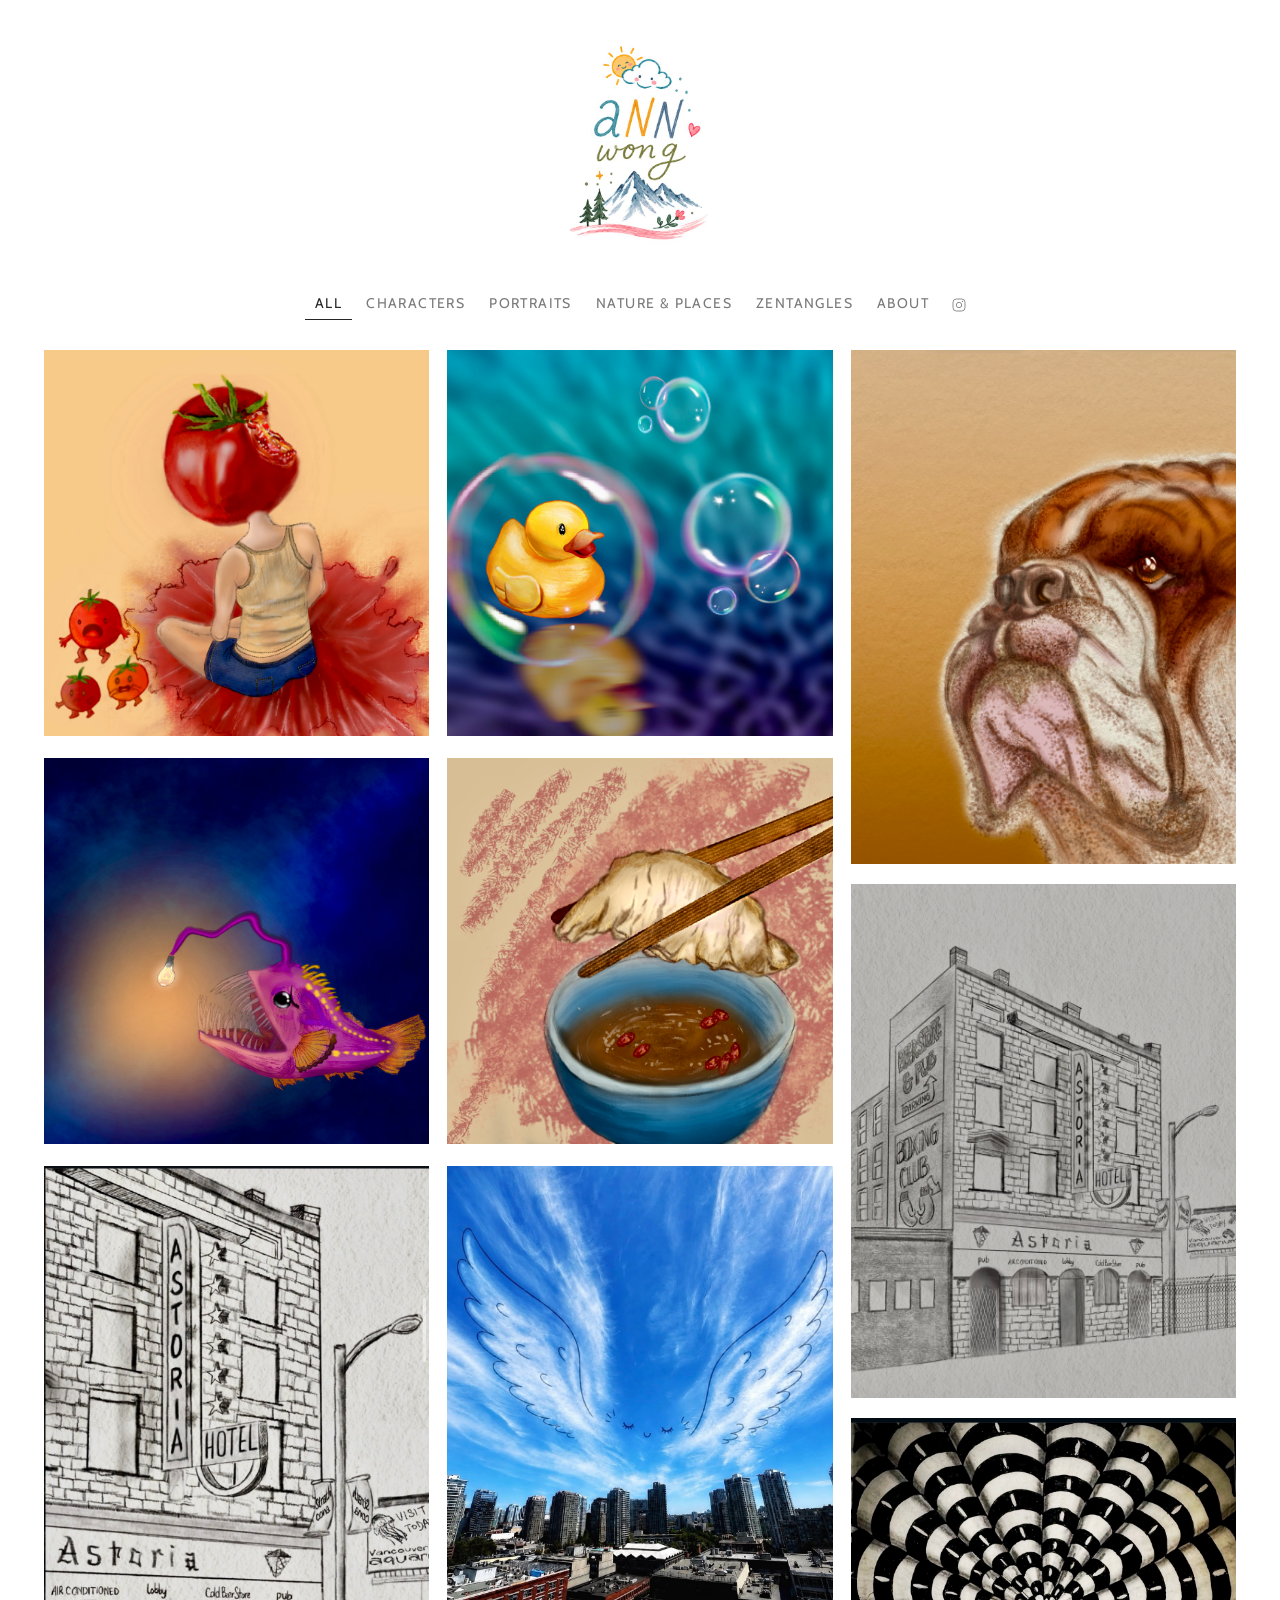
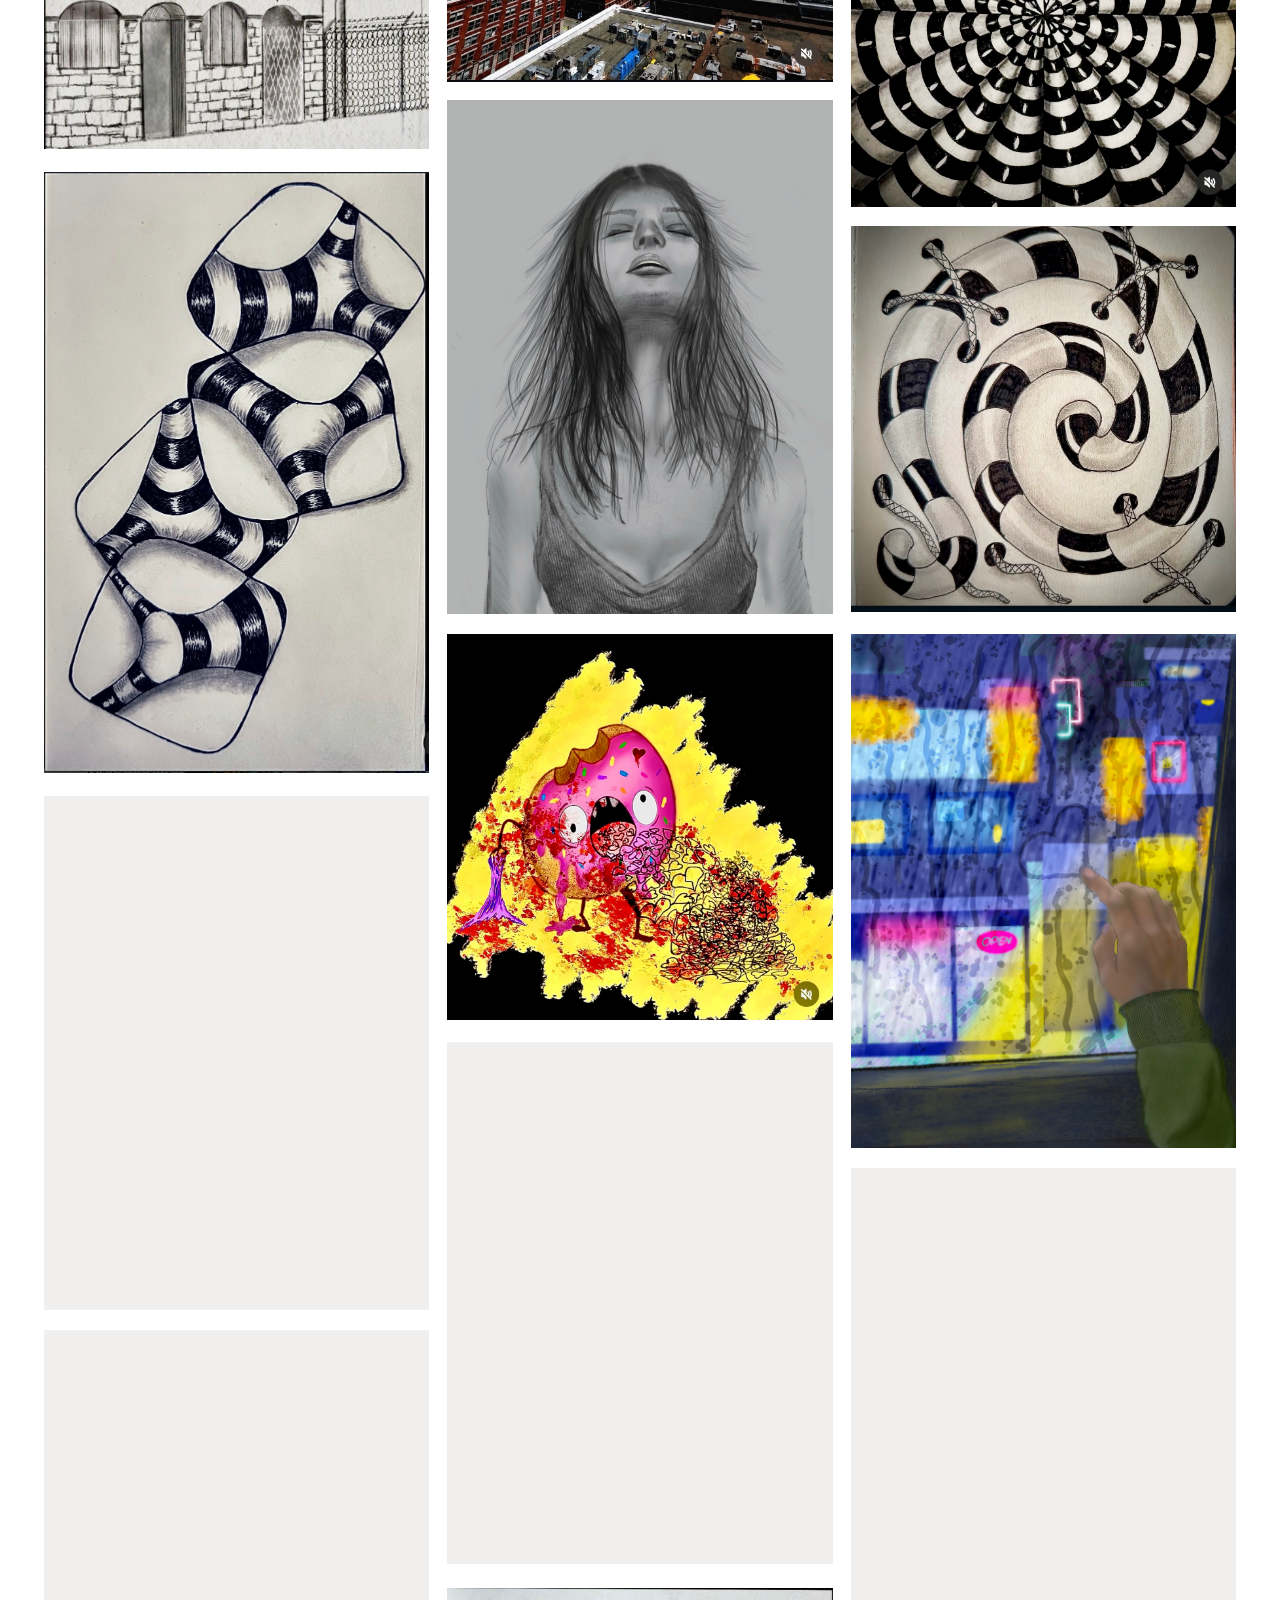
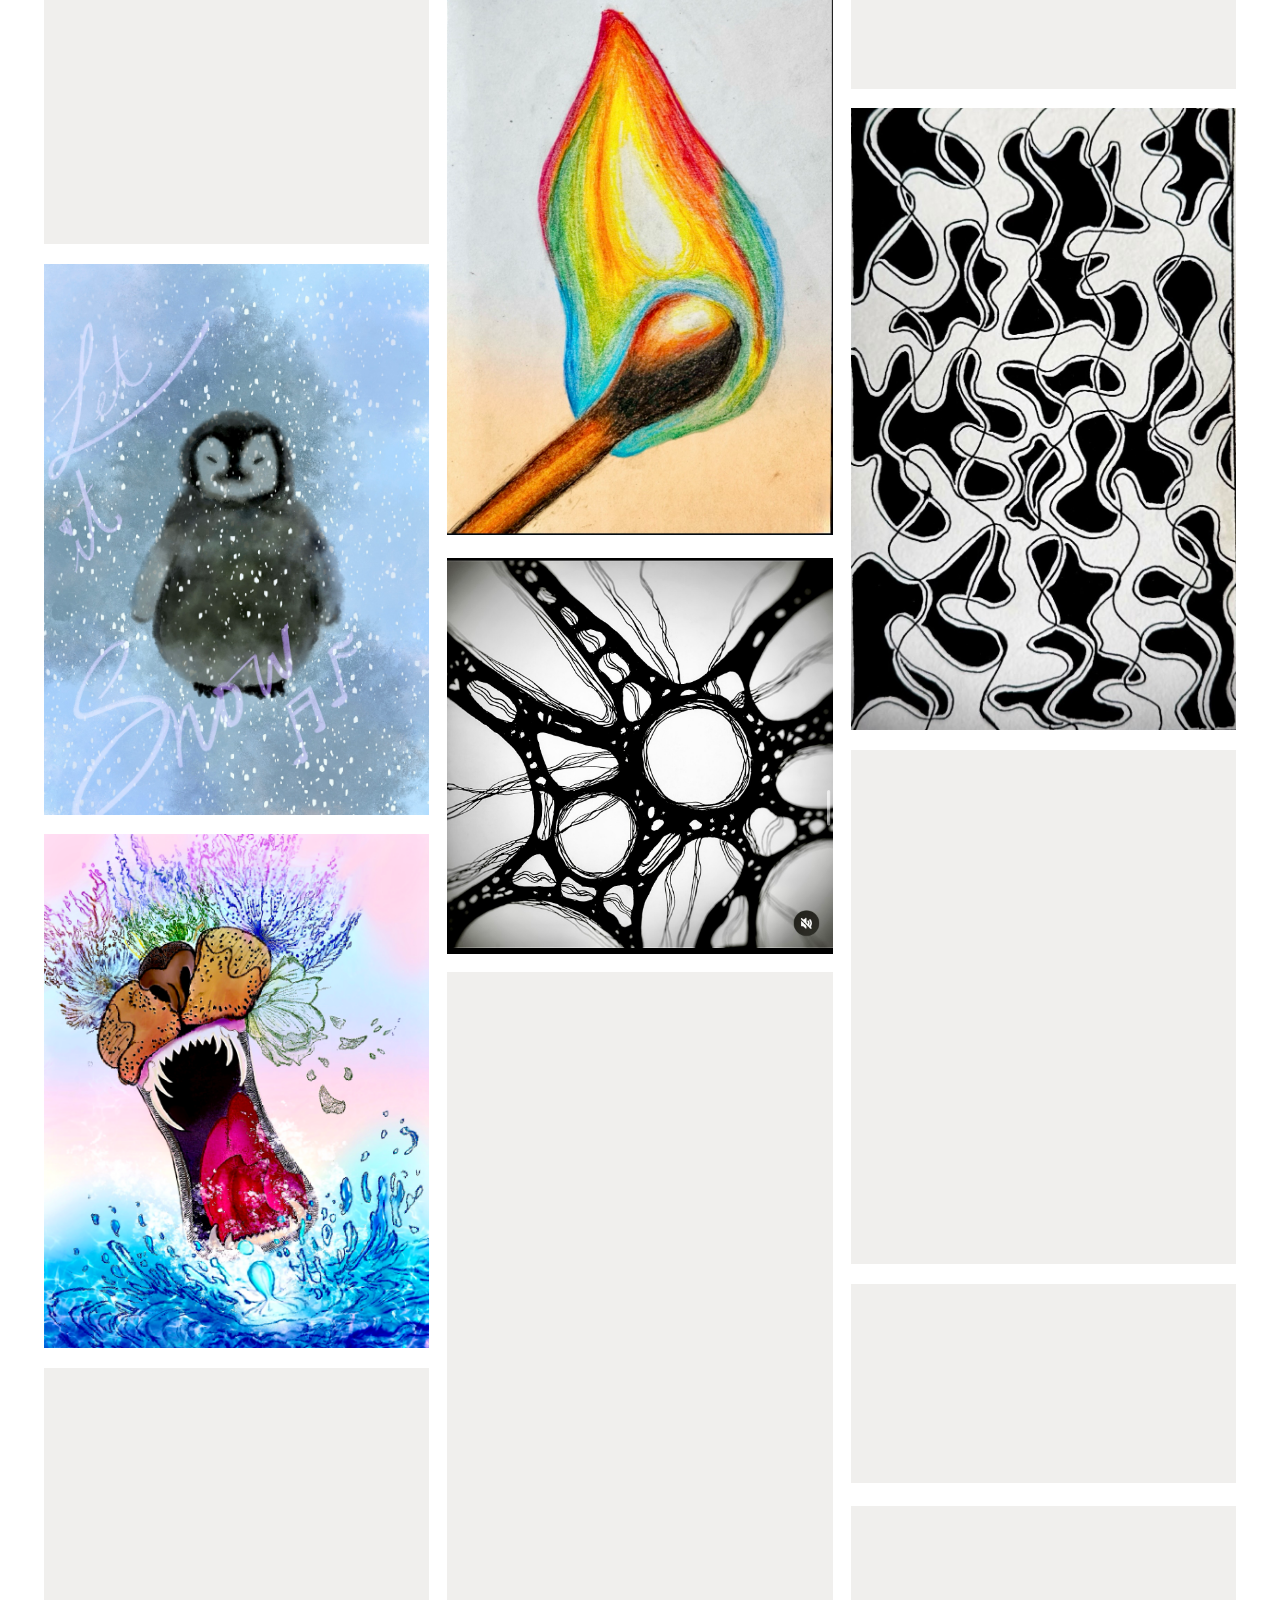
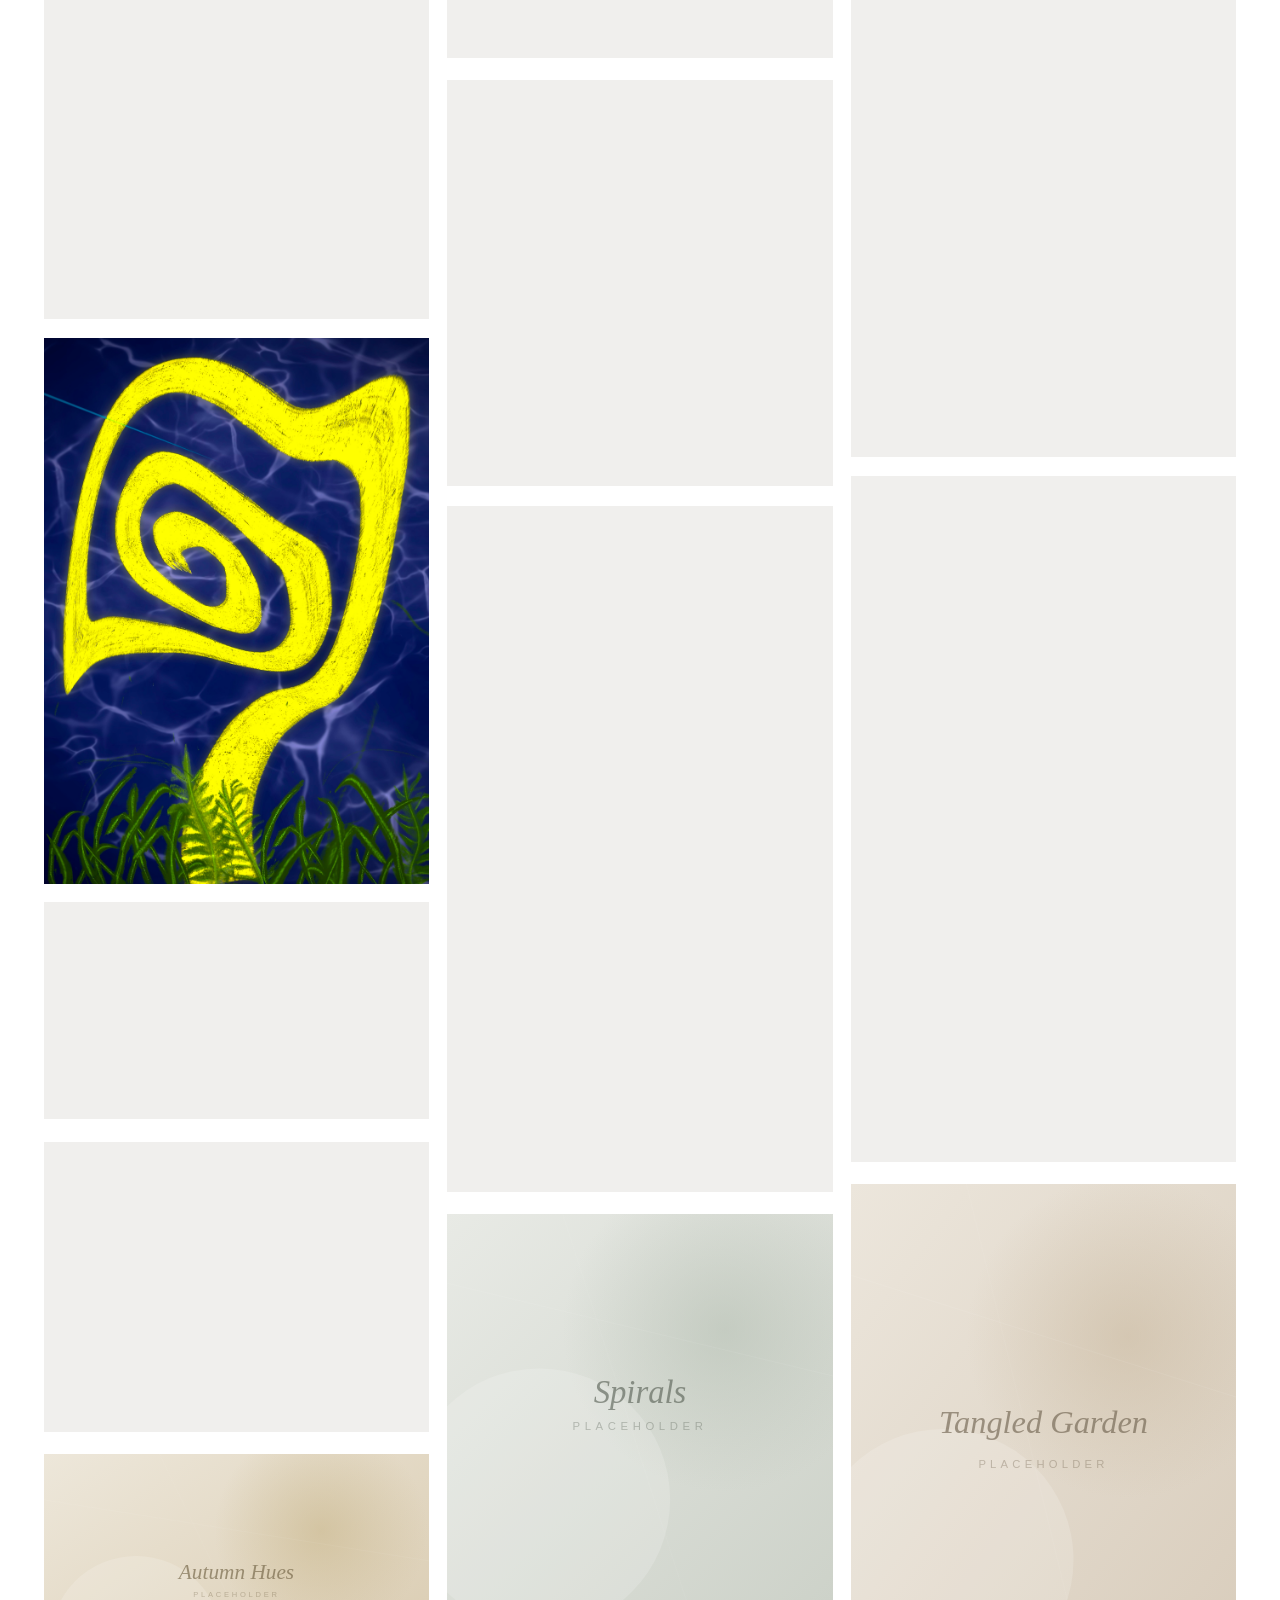
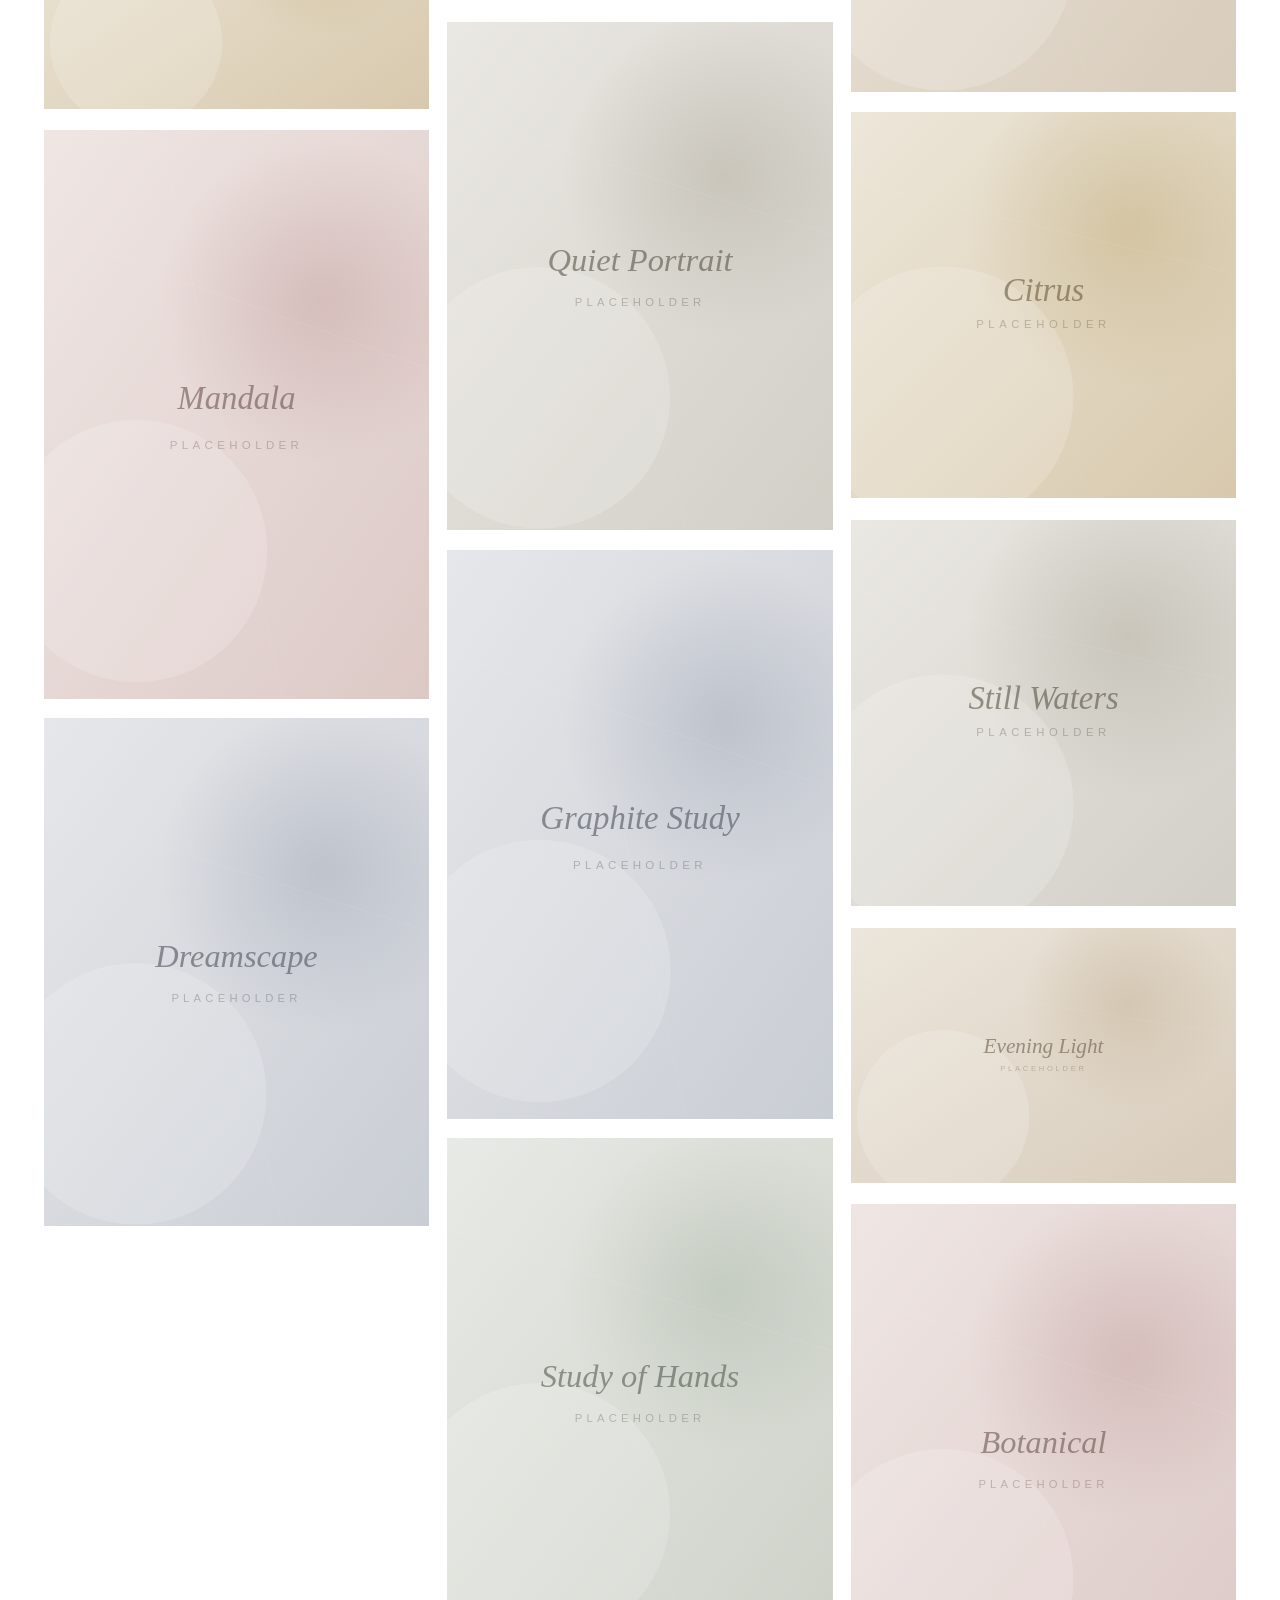
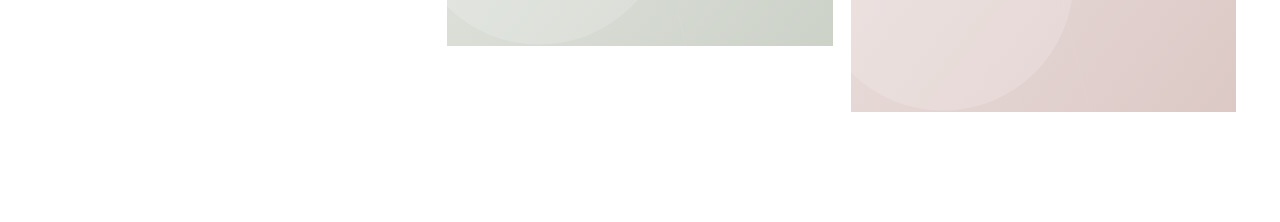
<file: index.html>
<!DOCTYPE html>
<html lang="en">
<head>
  <meta charset="UTF-8">
  <meta name="viewport" content="width=device-width, initial-scale=1">
  <title>Ann — Gallery</title>
  <meta name="description" content="Artwork by Ann Wong — characters, portraits, nature &amp; places, and zentangles.">
  <link rel="icon" href="favicon.ico" sizes="any">
  <link rel="icon" type="image/png" sizes="32x32" href="favicon-32.png">
  <link rel="icon" type="image/png" sizes="16x16" href="favicon-16.png">
  <link rel="apple-touch-icon" href="apple-touch-icon.png">
  <link rel="preconnect" href="https://fonts.googleapis.com">
  <link rel="preconnect" href="https://fonts.gstatic.com" crossorigin>
  <link href="https://fonts.googleapis.com/css2?family=Cabin:ital,wght@0,400..700;1,400..700&display=swap" rel="stylesheet">
  <link rel="stylesheet" href="assets/css/styles.css">
</head>
<body data-page="gallery">
  <header id="sidebar" class="topbar"></header>
  <main class="main">
    <nav class="filters" id="filters" aria-label="Categories"></nav>
    <div class="grid" id="grid"></div>
  </main>
  <script>
  /* Load gallery CONTENT fresh on every visit. GitHub Pages caches files for ~10 min
     (max-age=600), which would otherwise delay a newly published photo from showing
     across browsers/devices/CDN edges. A per-load ?v= on data.js sidesteps that cache;
     the code files (ui/gallery) load right after and may stay cached (they change rarely). */
  (function () {
    function add(src, then) {
      var s = document.createElement('script');
      s.src = src; if (then) { s.onload = s.onerror = then; }
      document.body.appendChild(s);
    }
    add('assets/js/data.js?v=' + Date.now(), function () {
      add('assets/js/ui.js');
      /* The landing tab is "All" (gallery.js). A ?cat= link — how the nav row on
         the About / artwork pages points back here — opens that gallery instead,
         by clicking its filter button once gallery.js has built the bar. (Doing
         it here keeps gallery.js byte-identical with Josie's copy.) */
      add('assets/js/gallery.js', function () {
        var want = new URLSearchParams(location.search).get('cat');
        if (!want) return;
        var btns = document.querySelectorAll('#filters .filter');
        for (var i = 0; i < btns.length; i++) {
          if (btns[i].textContent === want) { btns[i].click(); return; }
        }
      });
    });
  })();
  </script>
</body>
</html>
</file>
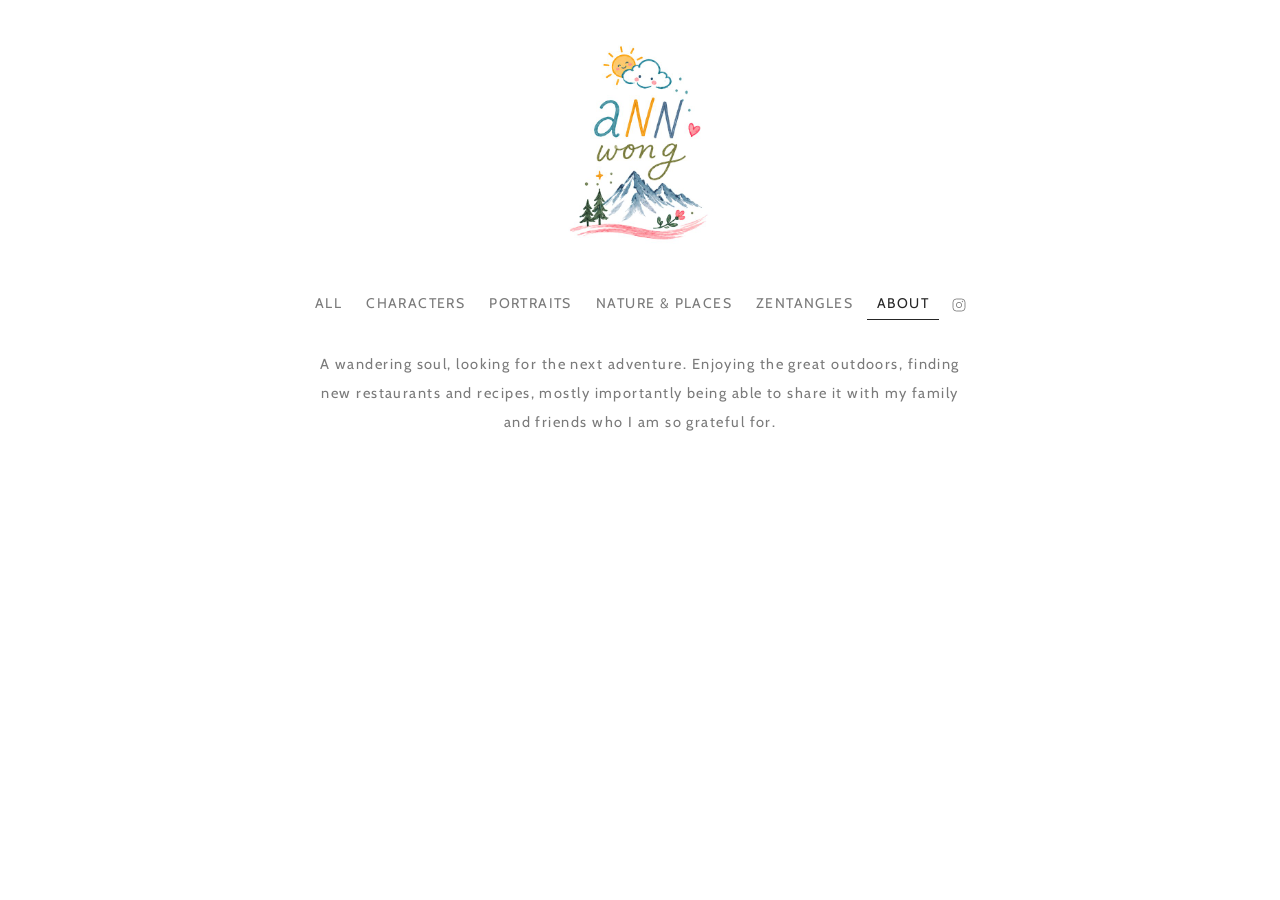
<file: about.html>
<!DOCTYPE html>
<html lang="en">
<head>
  <meta charset="UTF-8">
  <meta name="viewport" content="width=device-width, initial-scale=1">
  <title>Ann — About</title>
  <meta name="description" content="About Ann.">
  <link rel="icon" href="favicon.ico" sizes="any">
  <link rel="icon" type="image/png" sizes="32x32" href="favicon-32.png">
  <link rel="icon" type="image/png" sizes="16x16" href="favicon-16.png">
  <link rel="apple-touch-icon" href="apple-touch-icon.png">
  <link rel="preconnect" href="https://fonts.googleapis.com">
  <link rel="preconnect" href="https://fonts.gstatic.com" crossorigin>
  <link href="https://fonts.googleapis.com/css2?family=Cabin:ital,wght@0,400..700;1,400..700&display=swap" rel="stylesheet">
  <link rel="stylesheet" href="assets/css/styles.css">
</head>
<body data-page="about">
  <header id="sidebar" class="topbar"></header>
  <main class="main">
    <div class="about">
      <div class="about__body" id="aboutBody"></div>
    </div>
  </main>
  <script>
  /* Load CONTENT fresh each visit (beats GitHub Pages' ~10-min cache so edits show
     right away); then build the sidebar and render the About text. */
  (function () {
    function add(src, then) {
      var s = document.createElement('script');
      s.src = src; if (then) { s.onload = s.onerror = then; }
      document.body.appendChild(s);
    }
    add('assets/js/data.js?v=' + Date.now(), function () {
      add('assets/js/ui.js');
      var S = window.SITE || {};
      var b = document.getElementById('aboutBody');
      if (b) (S.about || '').split('\n\n').forEach(function (p) {
        var el = document.createElement('p'); el.textContent = p; b.appendChild(el);
      });
    });
  })();
  </script>
</body>
</html>
</file>
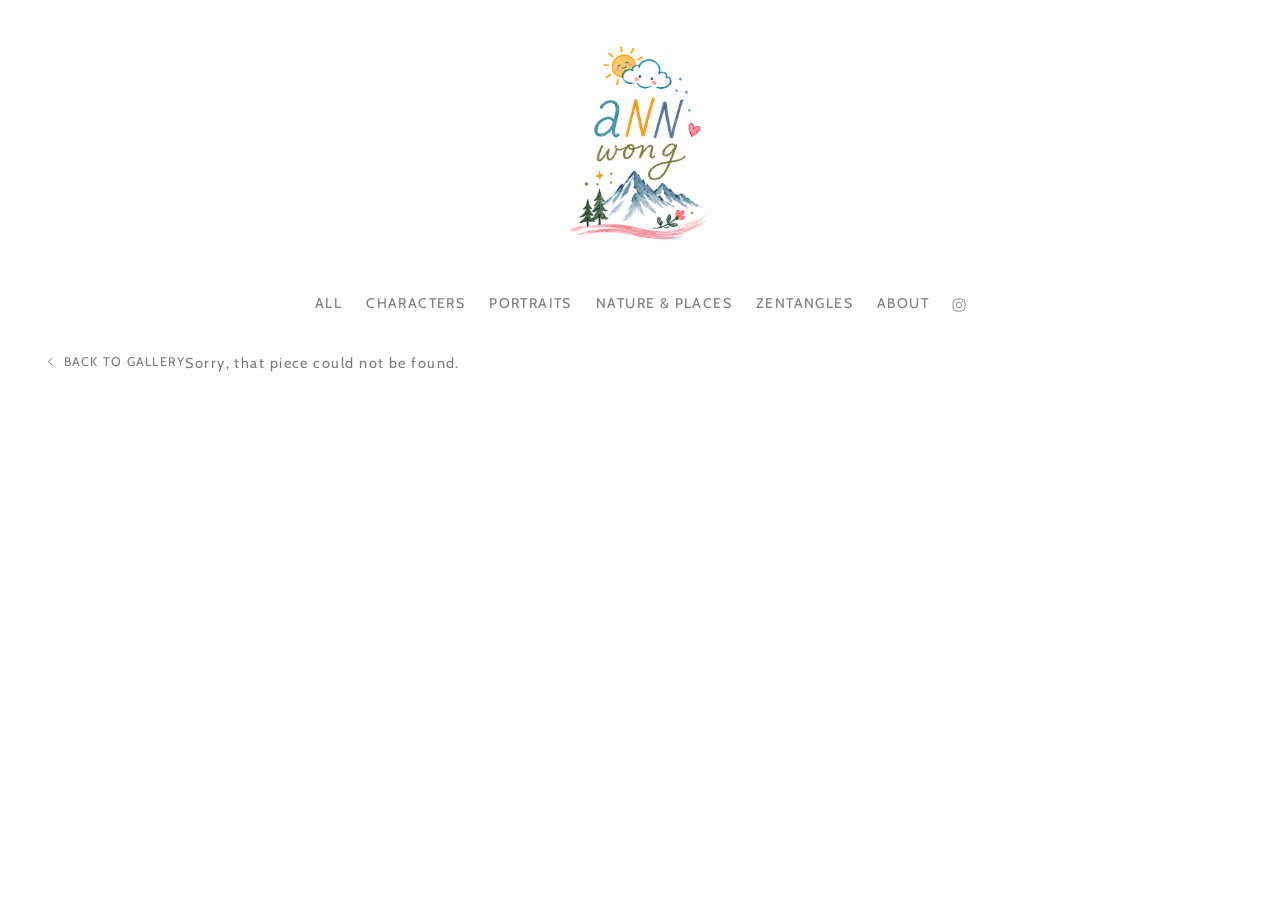
<file: artwork.html>
<!DOCTYPE html>
<html lang="en">
<head>
  <meta charset="UTF-8">
  <meta name="viewport" content="width=device-width, initial-scale=1">
  <title>Ann — Artwork</title>
  <meta name="description" content="Artwork by Ann.">
  <link rel="icon" href="favicon.ico" sizes="any">
  <link rel="icon" type="image/png" sizes="32x32" href="favicon-32.png">
  <link rel="icon" type="image/png" sizes="16x16" href="favicon-16.png">
  <link rel="apple-touch-icon" href="apple-touch-icon.png">
  <link rel="preconnect" href="https://fonts.googleapis.com">
  <link rel="preconnect" href="https://fonts.gstatic.com" crossorigin>
  <link href="https://fonts.googleapis.com/css2?family=Cabin:ital,wght@0,400..700;1,400..700&display=swap" rel="stylesheet">
  <link rel="stylesheet" href="assets/css/styles.css">
</head>
<body data-page="artwork">
  <header id="sidebar" class="topbar"></header>
  <main class="main">
    <div class="detail" id="detail"></div>
  </main>
  <script>
  /* Load CONTENT fresh each visit (beats GitHub Pages' ~10-min cache so new edits
     show right away); code files load right after and may stay cached. */
  (function () {
    function add(src, then) {
      var s = document.createElement('script');
      s.src = src; if (then) { s.onload = s.onerror = then; }
      document.body.appendChild(s);
    }
    add('assets/js/data.js?v=' + Date.now(), function () {
      add('assets/js/ui.js'); add('assets/js/artwork.js');
    });
  })();
  </script>
</body>
</html>
</file>
<file: assets/css/styles.css>
/* =========================================================================
   Ann Wong — portfolio stylesheet
   Design language modeled on owengent.com (editorial): pure white field,
   Cabin small-caps navigation, centered hand-drawn signature as the logo,
   quiet gray secondary text. Gallery keeps the row-major masonry engine
   (gallery.js is shared with Josie's site and stays byte-identical — all
   Ann-specific looks, including the hover bloom, live here in CSS).
   ========================================================================= */

/* ---------- tokens ---------- */
:root{
  --bg: #ffffff;            /* pure white, like the reference */
  --ink: #262626;           /* primary text (titles, active nav) */
  --soft: #7a7a7a;          /* secondary text / resting nav */
  --faint: #b9b9b9;         /* hairlines */
  --line: #f0efed;          /* image placeholder while loading */
  --gap: 18px;
  --maxcol: 3;
  --font: 'Cabin', 'Helvetica Neue', Arial, sans-serif;
  --track: .1em;            /* the reference letter-spacing (1.45px @ 14.5px) */
  --ease: cubic-bezier(.22,.61,.36,1);
}

*,*::before,*::after{ box-sizing:border-box; }
html,body{ margin:0; padding:0; }
body{
  background:var(--bg);
  color:var(--soft);
  font-family:var(--font);
  font-size:14.5px;
  letter-spacing:var(--track);
  line-height:1.8;
  -webkit-font-smoothing:antialiased;
  text-rendering:optimizeLegibility;
}
img{ max-width:100%; display:block; }
a{ color:inherit; text-decoration:none; }
button{ font:inherit; color:inherit; letter-spacing:inherit; background:none; border:0; cursor:pointer; }

/* ---------- top header: centered signature + ONE nav row ---------- */
.topbar{
  text-align:center;
  padding:40px 20px 30px;
}
.sig{ display:inline-block; }
.sig img{
  width:min(220px, 56vw); height:auto; margin:0 auto;
  /* the signature is drawn on near-white paper; multiply melts that
     background into the page so it never shows as a pasted-on square */
  mix-blend-mode:multiply;
}

/* One row holds the categories, About and the Instagram icon. `display:contents`
   on the two inner <nav>s lifts their links into this flex row, so everything
   shares one set of gaps and wraps as a single list — while the .filters node
   stays a real element for gallery.js to fill. */
.navrow{
  display:flex; flex-wrap:wrap; justify-content:center; align-items:baseline;
  gap:4px 4px; margin:20px auto 0; max-width:1080px;
}
.navrow .filters,
.navrow .nav{ display:contents; }

.filter,
.nav__link{
  font-size:14px; font-weight:400; letter-spacing:var(--track); text-transform:uppercase;
  color:var(--soft);
  padding:3px 10px;
  border-bottom:1px solid transparent;
  transition:color .25s var(--ease), border-color .25s var(--ease);
}
.filter:hover,
.nav__link:hover{ color:var(--ink); }
.filter.is-active,
.nav__link.is-active{ color:var(--ink); border-bottom-color:var(--ink); }
.filter.is-active::after{ content:none; }
.filters__sep{ display:none; }         /* the reference separates by space, not pipes */

.nav__link--ig{ display:inline-flex; align-items:center; padding:3px 8px; }
.nav__link .ig{ width:16px; height:16px; flex:0 0 auto; opacity:.85; position:relative; top:5px; }

/* legacy hamburger (unused in this layout) */
.hamburger{ display:none; }

/* ---------- main column ---------- */
.main{
  max-width:1560px;
  margin:0 auto;
  min-height:60vh;
  padding:0 clamp(18px,3.4vw,48px) 90px;
}

/* ---------- grid (ROW-MAJOR masonry via CSS-grid row spans) ----------
   Columns fill left-to-right (so a row here == a row in the Manage tool).
   gallery.js measures each card and sets grid-row: span N from its height,
   so images keep their natural aspect (never cropped) and shorter cards let
   the next row tuck up — the masonry look, but ordered across instead of down. */
.grid{
  display:grid;
  grid-template-columns:repeat(var(--maxcol), minmax(0,1fr));
  grid-auto-rows:6px;          /* tiny row unit; JS spans each card to its height */
  column-gap:var(--gap);
  row-gap:0;                   /* vertical gap is baked into the span math (gallery.js) */
  align-items:start;
}
.grid--single{ grid-template-columns:1fr; max-width:760px; margin:0 auto; }

.card{
  position:relative; display:block; margin:0;
  overflow:hidden; background:var(--line);
}
.card__img{
  width:100%; height:auto; display:block;
  opacity:0;                   /* fades in when loaded (.is-loaded, gallery.js) */
  transition:opacity .35s ease;
}
.card__img.is-loaded{ opacity:1; }

/* ---------- hover: white bloom ----------
   A soft circular haze of white grows from the CENTER of the piece — the
   art stays visible behind it — and the title surfaces in black over the
   haze. No zoom, no geometric shapes, no edge-in sweeps: just the bloom.
   Implemented by scaling a centered radial gradient (background-size 0% →
   oversize), so leaving the card lets the bloom retract into the center. */
.card__overlay{
  position:absolute; inset:0;
  pointer-events:none;
  background-image:radial-gradient(circle,
      rgba(255,255,255,.68) 0%,
      rgba(255,255,255,.66) 52%,
      rgba(255,255,255,.36) 68%,
      rgba(255,255,255,0) 78%);
  background-repeat:no-repeat;
  background-position:center;
  background-size:0% 0%;
  transition:background-size .7s var(--ease);
}
.card:hover .card__overlay,
.card.is-active .card__overlay{ background-size:360% 360%; }
.card__facets{ display:none; }         /* retired: the old faceted-glass hover */
.card__arrow{ display:none; }          /* retired: the old corner arrow */
.card__title{
  position:absolute; left:0; right:0; top:50%;
  transform:translateY(-50%);
  text-align:center; padding:0 16px; line-height:1.45; overflow-wrap:break-word;
  font-size:14px; font-weight:400; letter-spacing:.12em; text-transform:uppercase;
  /* a faint white halo keeps the black title readable on darker art, now that
     the haze itself is lighter */
  color:#1b1b1b; text-shadow:0 0 14px rgba(255,255,255,.85), 0 0 5px rgba(255,255,255,.75);
  opacity:0;
  transition:opacity .45s var(--ease) .12s;   /* surfaces just after the bloom */
}
.card:hover .card__title,
.card.is-active .card__title{ opacity:1; transform:translateY(-50%); }
/* keep the image put — explicitly no motion on hover */
.card:hover .card__img,
.card.is-active .card__img{ transform:none; }

/* ---------- detail page: meta line on top, one large artwork ---------- */
.detail{ max-width:1560px; margin:0 auto; }
.detail__back{
  display:inline-flex; align-items:center; gap:7px;
  font-size:12.5px; letter-spacing:var(--track); text-transform:uppercase;
  color:var(--soft); margin-bottom:18px; transition:color .25s var(--ease);
}
.detail__back:hover{ color:var(--ink); }
.detail__meta{
  display:flex; flex-wrap:wrap; justify-content:center; align-items:baseline;
  column-gap:12px; row-gap:2px;
  text-align:center;
  margin:0 auto 24px; max-width:1100px;
}
.detail__title{
  display:inline; font-size:14.5px; font-weight:400; letter-spacing:var(--track);
  text-transform:uppercase; color:var(--ink); margin:0;
}
.detail__sep{ color:var(--faint); }
.detail__date{ font-size:14.5px; color:var(--soft); font-style:italic; }
.detail__text{ font-size:14.5px; color:var(--soft); margin:0; display:inline; }
.detail__media{ text-align:center; }
.detail__img{
  display:inline-block; max-width:100%; max-height:84vh; width:auto; margin:0 auto;
  box-shadow:none;
}
.detail__nav{
  display:flex; justify-content:space-between; gap:16px;
  margin:44px auto 0;
}
.detail__nav a{
  font-size:12.5px; letter-spacing:var(--track); text-transform:uppercase;
  color:var(--soft); transition:color .25s var(--ease);
}
.detail__nav a:hover{ color:var(--ink); }
.detail__nav span{ visibility:hidden; }

/* ---------- about page ---------- */
.about{ max-width:640px; margin:0 auto; text-align:center; }
.about__body{ color:var(--soft); font-size:14.5px; line-height:2; }
.about__body p{ margin:0 0 1.3em; }

/* ---------- responsive ---------- */
@media (max-width:1180px){ :root{ --maxcol:3; } }
@media (max-width:1024px){ :root{ --maxcol:2; } }
@media (max-width:900px){
  .topbar{ padding:30px 16px 24px; }
  .sig img{ width:min(190px, 52vw); }
  .navrow{ margin-top:16px; gap:2px 2px; }
  .filter, .nav__link{ font-size:13px; padding:3px 8px; }
}
@media (max-width:700px){
  :root{ --maxcol:1; }
  .filter, .nav__link{ font-size:12.5px; padding:3px 7px; }
  /* narrow screens: the row wraps, so keep About + the Instagram icon together as
     one unit (a bare icon stranded on its own line reads as a mistake) */
  .navrow .nav{ display:inline-flex; align-items:baseline; gap:0; }
  .grid{ max-width:520px; margin:0 auto; }
  .detail__meta{ flex-direction:column; align-items:center; row-gap:4px; }
  .detail__sep{ display:none; }
}
</file>
